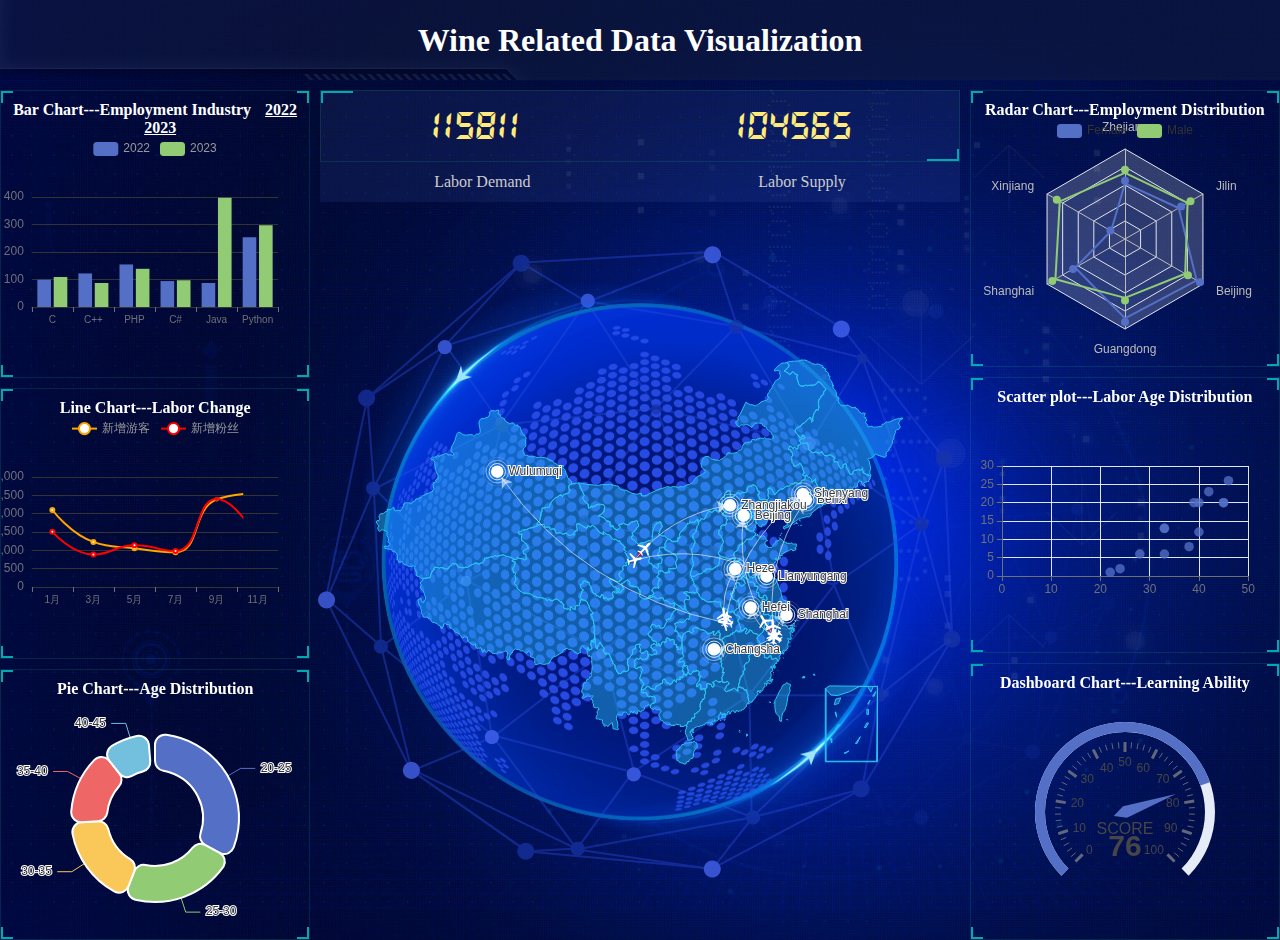
<file: kshdp/index.html>
<!DOCTYPE html>
<html>
	<head>
		<meta charset="utf-8">
		<title>Echarts Visualization</title>
		<link href="css/index.css" rel="stylesheet"/>
		<script src="js/echarts.js"></script>
		<script src="js/showTime.js"></script>
		<script src="js/china.js"></script>
	</head>
	<body>
		<header>
			<h1>Wine Related Data Visualization</h1>
			<div class="showTime"></div>
		</header>
		<section class="mainBox">
			<div class="column">
				<div class="panel">
					<h2>
						Bar Chart---Employment Industry
						<a href="#">2022</a>
						<a href="#">2023</a>
					</h2>
					<div class="chart" id="bar1"></div>
					<div class="panel-footer"></div>
				</div>
				<div class="panel">
					<h2>
						Line Chart---Labor Change
					</h2>
					<div class="chart" id="line1"></div>
					<div class="panel-footer"></div>
				</div>
				<div class="panel">
					<h2>
						Pie Chart---Age Distribution
					</h2>
					<div class="chart" id="pie1"></div>
					<div class="panel-footer"></div>
				</div>
			</div>
			<div class="column">
				<div class="showNum">
					<div class="num">
						<ul class="numStyle">
							<li>115811</li>
							<li>104565</li>
						</ul>
					</div>
					<div class="numItem">
						<ul class="itemStyle">
							<li>Labor Demand</li>
							<li>Labor Supply</li>
						</ul>
					</div>
				</div>
				<div class="showMap">
					<div class="mapchart" id="mapchart"></div>
					<div class="map1"></div>
					<div class="map2"></div>
					<div class="map3"></div>
				</div>
			</div>
			<div class="column">
				<div class="panel">
					<h2>
						Radar Chart---Employment Distribution
					</h2>
					<div class="chart" id="radar1"></div>
					<div class="panel-footer"></div>
				</div>
				
				<div class="panel">
					<h2>
						Scatter plot---Labor Age Distribution
					</h2>
					<div class="chart" id="scatter1"></div>
					<div class="panel-footer"></div>
				</div>
				
				<div class="panel">
					<h2>
						Dashboard Chart---Learning Ability
					</h2>
					<div class="chart" id="gauge1"></div>
					<div class="panel-footer"></div>
				</div>
			</div>
		</section>
		<script src="js/bar1.js"></script>
		<script src="js/line1.js"></script>
		<script src="js/pie1.js"></script>
		<script src="js/mapjs.js"></script>
		<script src="js/radar1.js"></script>
		<script src="js/scatter1.js"></script>
		<script src="js/gauge1.js"></script>
	</body>
</html>
</file>
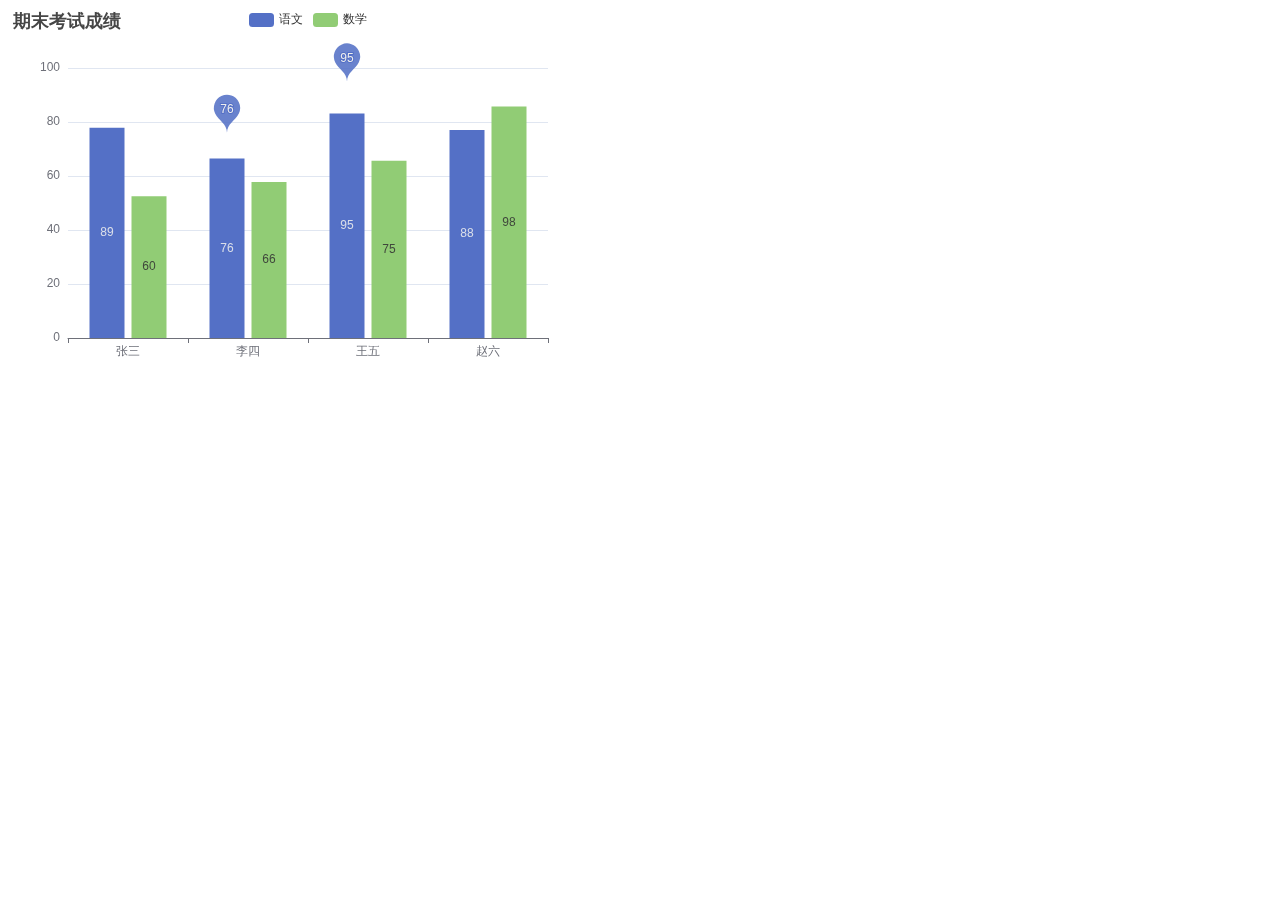
<file: kshdp/test1.html>
<!DOCTYPE html>
<html>
	<head>
		<meta charset="utf-8">
		<title></title>
		<script src="js/echarts.js"></script>
	</head>
	<body>
		<!--
		步骤1.引入echarts库(就是js文件)
		步骤2.准备一个图表的盒子
		步骤3.初始化echarts实例对象
		步骤4.准备配置项（关键）****
		步骤5.将配置项设置给echarts对象
		-->
		<div id="show" style="width:600px;height:400px;"></div>
		<script type="text/javascript">
		//步骤3.初始化echarts实例对象myEcharts
		let myEcharts=echarts.init(document.getElementById('show'));<!--进行初始化-->
		//步骤4.准备配置项（关键）****
		let option={
			title:{text:'期末考试成绩',
			link:'http://www.163.com'},
			xAxis:{//x轴
			type:'category',//对应的项
			data:['张三','李四','王五','赵六',]//对应的数据
			},
			yAxis:{//y轴
			type:'value'//对应的值
			},
			series:[
				{name:'语文',
				type:'bar',//显示什么图是根据这个显示的}//一个系列以一个对象体现
				data:[89,76,95,88],
				label:{show:true},
				barWidth:35,
				markPoint:{
					data:[
						{
							type:'max',
							name:'最大值'
						},//对数据可以设置最大值最小值
						{
							type:'min',
							name:'最小值'
						}//对数据可以设置最大值最小值
					]
				}//标记点
				},
				{name:'数学',
				type:'bar',//显示什么图是根据这个显示的}//一个系列以一个对象体现
				data:[60,66,75,98],
				label:{show:true},
				barWidth:35}
			],//分数（才是真正的配置）配置具体的值  数组的形式
			//加入图例
			legend:{
				data:['语文','数学']
			}
		};
		//步骤5.将配置项设置给echarts对象
		myEcharts.setOption(option);
	</script>
	</body>
</html>
</file>
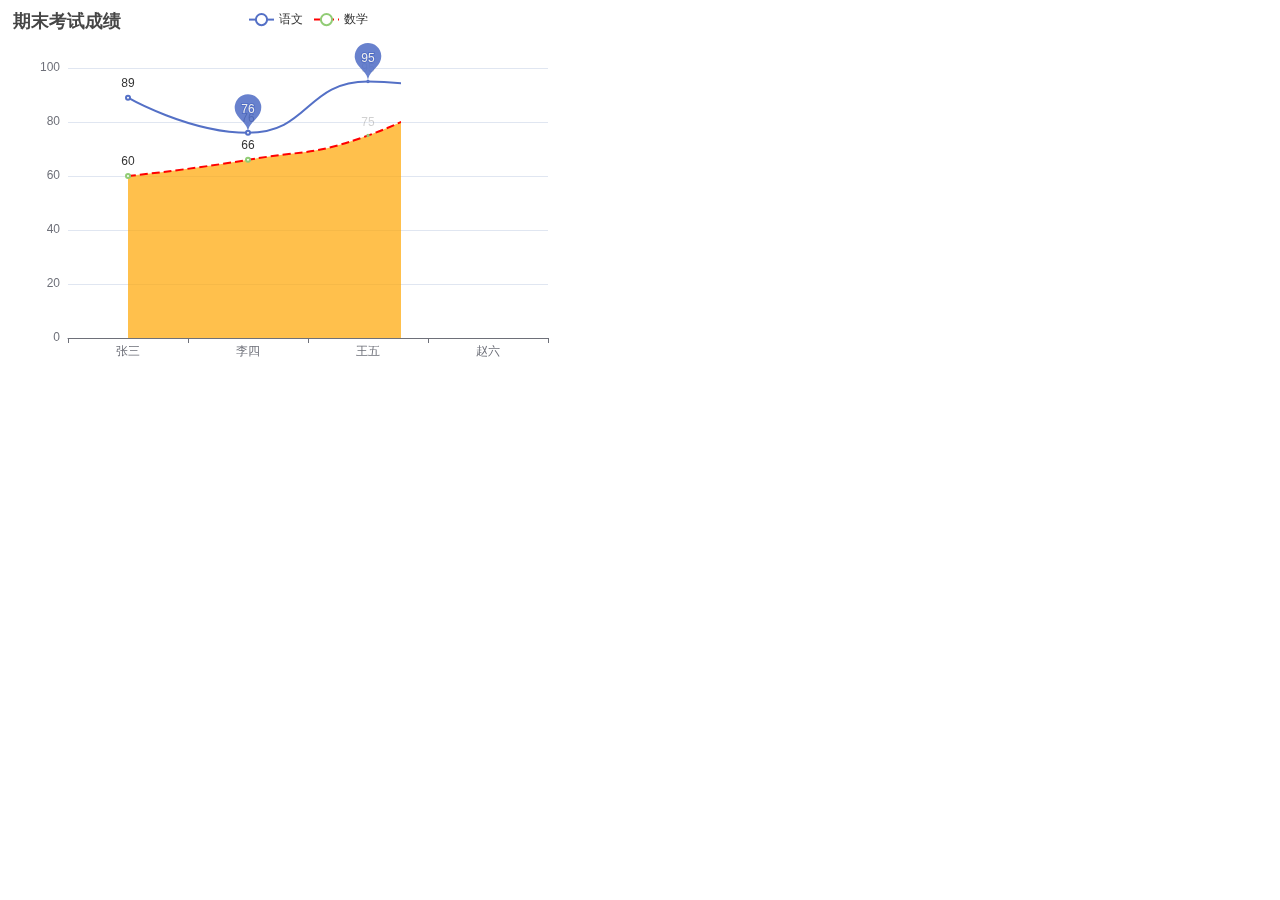
<file: kshdp/test2.html>
<!DOCTYPE html>
<html>
	<head>
		<meta charset="utf-8">
		<title></title>
		<script src="js/echarts.js"></script>
	</head>
	<body>
		<!--
		步骤1.引入echarts库(就是js文件)
		步骤2.准备一个图表的盒子
		步骤3.初始化echarts实例对象
		步骤4.准备配置项（关键）****
		步骤5.将配置项设置给echarts对象
		-->
		<div id="show" style="width:600px;height:400px;"></div>
		<script type="text/javascript">
		//步骤3.初始化echarts实例对象myEcharts
		let myEcharts=echarts.init(document.getElementById('show'));<!--进行初始化-->
		//步骤4.准备配置项（关键）****
		let option={
			title:{text:'期末考试成绩',
			link:'http://www.163.com'},
			xAxis:{//x轴
			type:'category',//对应的项
			data:['张三','李四','王五','赵六',]//对应的数据
			},
			yAxis:{//y轴
			type:'value'//对应的值
			},
			series:[
				{name:'语文',
				type:'line',//显示什么图是根据这个显示的}//一个系列以一个对象体现
				data:[89,76,95,88],
				label:{show:true},
				//barWidth:35,柱状图的宽度
				markPoint:{
					data:[
						{
							type:'max',
							name:'最大值'
						},//对数据可以设置最大值最小值
						{
							type:'min',
							name:'最小值'
						}//对数据可以设置最大值最小值
					]
				},//标记点
				smooth:true//平滑的（带弧度）
				},
				{name:'数学',
				type:'line',//显示什么图是根据这个显示的}//一个系列以一个对象体现
				data:[60,66,75,98],
				label:{show:true},
				//barWidth:35
				smooth:true,//平滑的（带弧度）
				lineStyle:{
					color:'red',
					type:'dashed'
				},
				areaStyle:{
					color:'orange'
				}
				}
				
			],//分数（才是真正的配置）配置具体的值  数组的形式
			//加入图例
			legend:{
				data:['语文','数学']
			}
		};
		//步骤5.将配置项设置给echarts对象
		myEcharts.setOption(option);
	</script>
	</body>
</html>
</file>
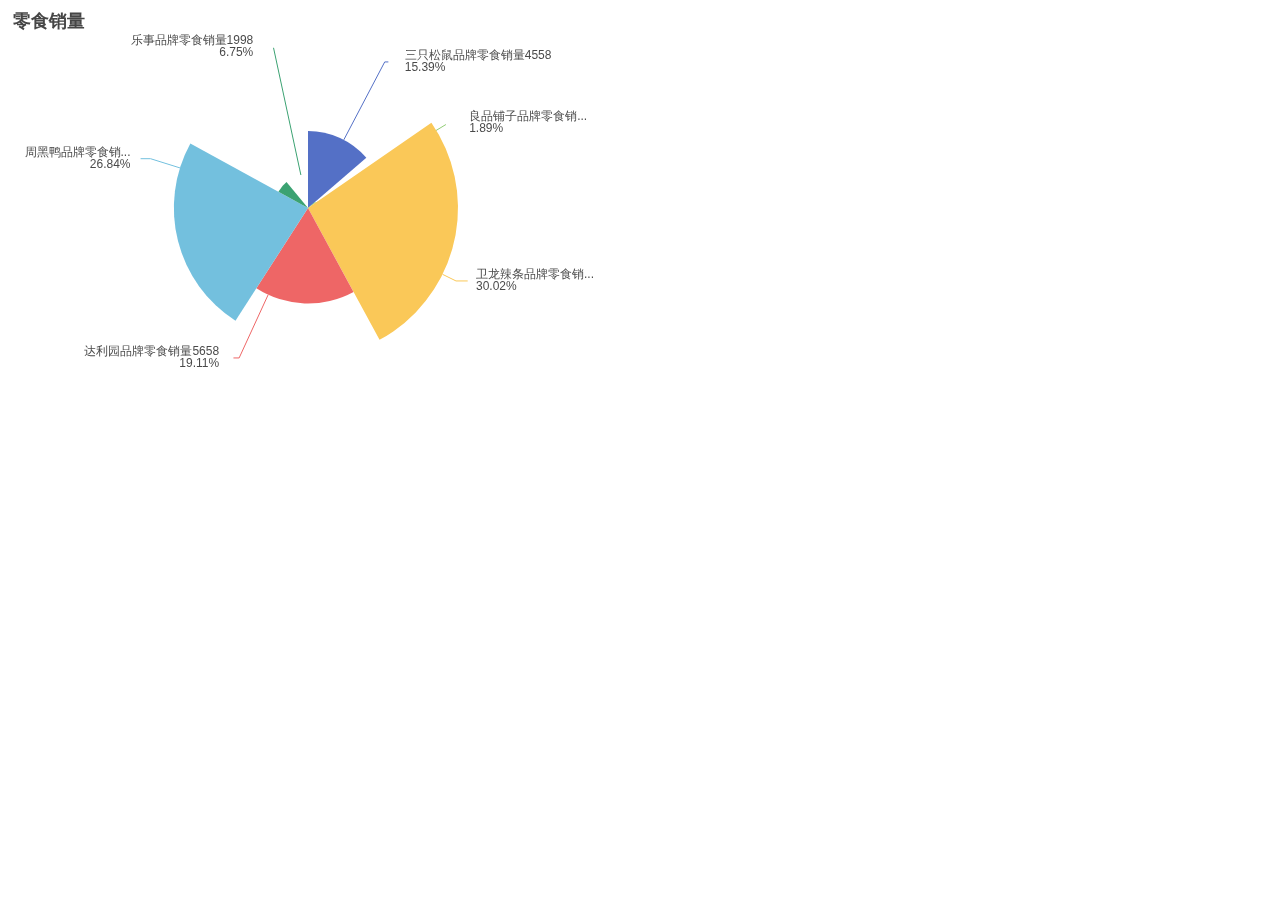
<file: kshdp/test3.html>
<!DOCTYPE html>
<html>
	<head>
		<meta charset="utf-8">
		<title></title>
		<script src="js/echarts.js"></script>
	</head>
	<body>
		<!--
		步骤1.引入echarts库(就是js文件)
		步骤2.准备一个图表的盒子
		步骤3.初始化echarts实例对象
		步骤4.准备配置项（关键）****
		步骤5.将配置项设置给echarts对象
		-->
		<div id="show" style="width:600px;height:400px;"></div>
		<script type="text/javascript">
		//步骤3.初始化echarts实例对象myEcharts
		let myEcharts=echarts.init(document.getElementById('show'));<!--进行初始化-->
		//步骤4.准备配置项（关键）****
		let option={
			title:{text:'零食销量'},
			series:[
				{
				type:'pie',//显示什么图是根据这个显示的}//一个系列以一个对象体现
				data:[
					{name:'三只松鼠',
					value:4558},
					{name:'良品铺子',
					value:558},
					{name:'卫龙辣条',
					value:8888},
					{name:'达利园',
					value:5658},
					{name:'周黑鸭',
					value:7948},
					{name:'乐事',
					value:1998}
				],
				label:{
					show:true,
					formatter:function(arg){
						return arg.name+'品牌零食销量'+arg.value+'\n'+arg.percent+'%';
					}
				},
				//barWidth:35,柱状图的宽度
				roseType:'radius'
				},
				
			],//分数（才是真正的配置）配置具体的值  数组的形式
			//加入图例
			
		};
		//步骤5.将配置项设置给echarts对象
		myEcharts.setOption(option);
	</script>
	</body>
</html>
</file>
<file: kshdp/css/index.css>
*{margin: 0px;
padding: 0px;}

body{background:url(../img/bg.jpg);
background-size: cover;}

/*header样式*/
header{
	width: 100%;
	height: 80px;
	background: url(../img/head_bg.png);
	position: relative;//设置父容器的相对定位 
}
header h1{
	text-align: center;
	color: #fff;
	line-height: 80px;/*垂直方向居中*/
}
header .showTime{
	color: #CCC;
	font-size: 20px;
	position: absolute;
	top:20px;
	right: 30px;
}

/*盒子的样式*/

.mainBox{
	width: 100%;
	height: 860px;
	display: flex;
}
.mainBox .column:nth-child(1){
	flex: 4;/*占比*/
}
.mainBox .column:nth-child(2){
	flex: 8.5;
}
.mainBox .column:nth-child(3){
	flex: 4;
}
.mainBox .column{
	height: 860px;
	/* border: solid 1px #fff; */
	display: flex;
	flex-direction: column;/*垂直方向*/
}
.mainBox .column .panel{
	flex: 1;
	border:1px solid rgba(25,186,139,0.17);
	margin-top: 10px;
	position: relative;
}
.mainBox .column .panel::before{
	content: '';
	width: 10px;
	height: 10px;
	position: absolute;
	top:0;
	left: 0;
	border-top: 2px solid #02a6b5;
	border-left: 2px solid #02a6b5;
}
.mainBox .column .panel::after{
	content: '';
	width: 10px;
	height: 10px;
	position: absolute;
	top:0;
	right: 0;
	border-top: 2px solid #02a6b5;
	border-right: 2px solid #02a6b5;
}
.mainBox .column .panel .panel-footer{
	position: absolute;
	bottom: 0;
	left: 0;
	width: 100%;
}
.mainBox .column .panel .panel-footer::before{
	content: '';
	width: 10px;
	height: 10px;
	position: absolute;
	bottom:0;
	left: 0;
	border-bottom: 2px solid #02a6b5;
	border-left: 2px solid #02a6b5;
}
.mainBox .column .panel .panel-footer::after{
	content: '';
	width: 10px;
	height: 10px;
	position: absolute;
	bottom:0;
	right: 0;
	border-bottom: 2px solid #02a6b5;
	border-right: 2px solid #02a6b5;
}
.mainBox .column .panel .chart{
	width: 100%;
	height: 100%;
	text-align: center;
}
/*左侧第一个柱状图*/
.mainBox .column .panel h2{
	color: #fff;
	font-size: 16px;
	text-align: center;
	margin-top: 10px;
}
.mainBox .column .panel a{
	color: #fff;
	font-size: 16px;
	text-align: center;
	margin-left: 10px;
}
/*具体的盒子样式Echarts*/
.mainBox .column .panel .chart{
	width: 100%;
	height: 240px;
	
}

/*中间列的数字盒子的样式*/
.showNum{
	background-color: rgba(101,132,226,0.1);
	margin: 10px 10px;
}
.showNum .num{
	border: 1px solid rgba(25,186,139,0.17);
	position: relative;
	height: 70px;
}
.showNum .num .numStyle::before{
	content: '';
	width: 30px;
	height: 10px;
	position: absolute;
	top:0;
	left: 0;
	border-top: 2px solid #02a6b5;
	border-left: 2px solid #02a6b5;
}
.showNum .num .numStyle::after{
	content: '';
	width: 30px;
	height: 10px;
	position: absolute;
	bottom:0;
	right: 0;
	border-bottom: 2px solid #02a6b5;
	border-right: 2px solid #02a6b5;
}

/*引入字体*/
@font-face {
	font-family: myFont;
	src: url(../font/DS-DIGIT.TTF);
}
.showNum .num .numStyle{
	width: 100%;
	height: 70px;
	display: flex;
	justify-content: space-around;
	align-items: center;/*垂直方向*/
	color: #ffeb7b;
	list-style: none;
	font-size: 42px;
	font-weight: 700;
	font-family: myFont;
}
.showNum .numItem .itemStyle{
	width: 100%;
	height: 40px;
	display: flex;
	justify-content: space-around;
	align-items: center;/*垂直方向*/
	color: #ccc;
	list-style: none;
	font-size: 16px;
}

/*中间地图的样式*/
.mainBox .column .showMap {
	width: 100%;
	height: 700px;
	position: relative;
}
.mainBox .column .showMap .mapchart{
	position: absolute;
	left: 0;
	top: 0;
	width: 100%;
	height: 100%;
	z-index: 10;/*z轴越大越在上面*/
}
.mainBox .column .showMap .map1,.mainBox .column .showMap .map2, .mainBox .column .showMap .map3{
	position: absolute;
	left: 0;
	top: 0;
	width: 100%;
	height: 100%;
} 
.mainBox .column .showMap .map1{
	background: url(../img/map.png);
	background-repeat: no-repeat;
	background-position: center;
	
}
.mainBox .column .showMap .map2{
	background: url(../img/lbx.png);
	background-repeat: no-repeat;
	background-position: center;
	animation: play1 10s linear infinite;
}
.mainBox .column .showMap .map3{
	background: url(../img/jt.png);
	background-repeat: no-repeat;
	background-position: center;
	animation: play2 12s linear infinite;
}
@keyframes play1{
	from{
		transform: rotate(0deg);
	}
	to{
		transform: rotate(360deg);
	}
}
@keyframes play2{
	from{
		transform: rotate(0deg);
	}
	to{
		transform: rotate(-360deg);
	}
}
</file>
